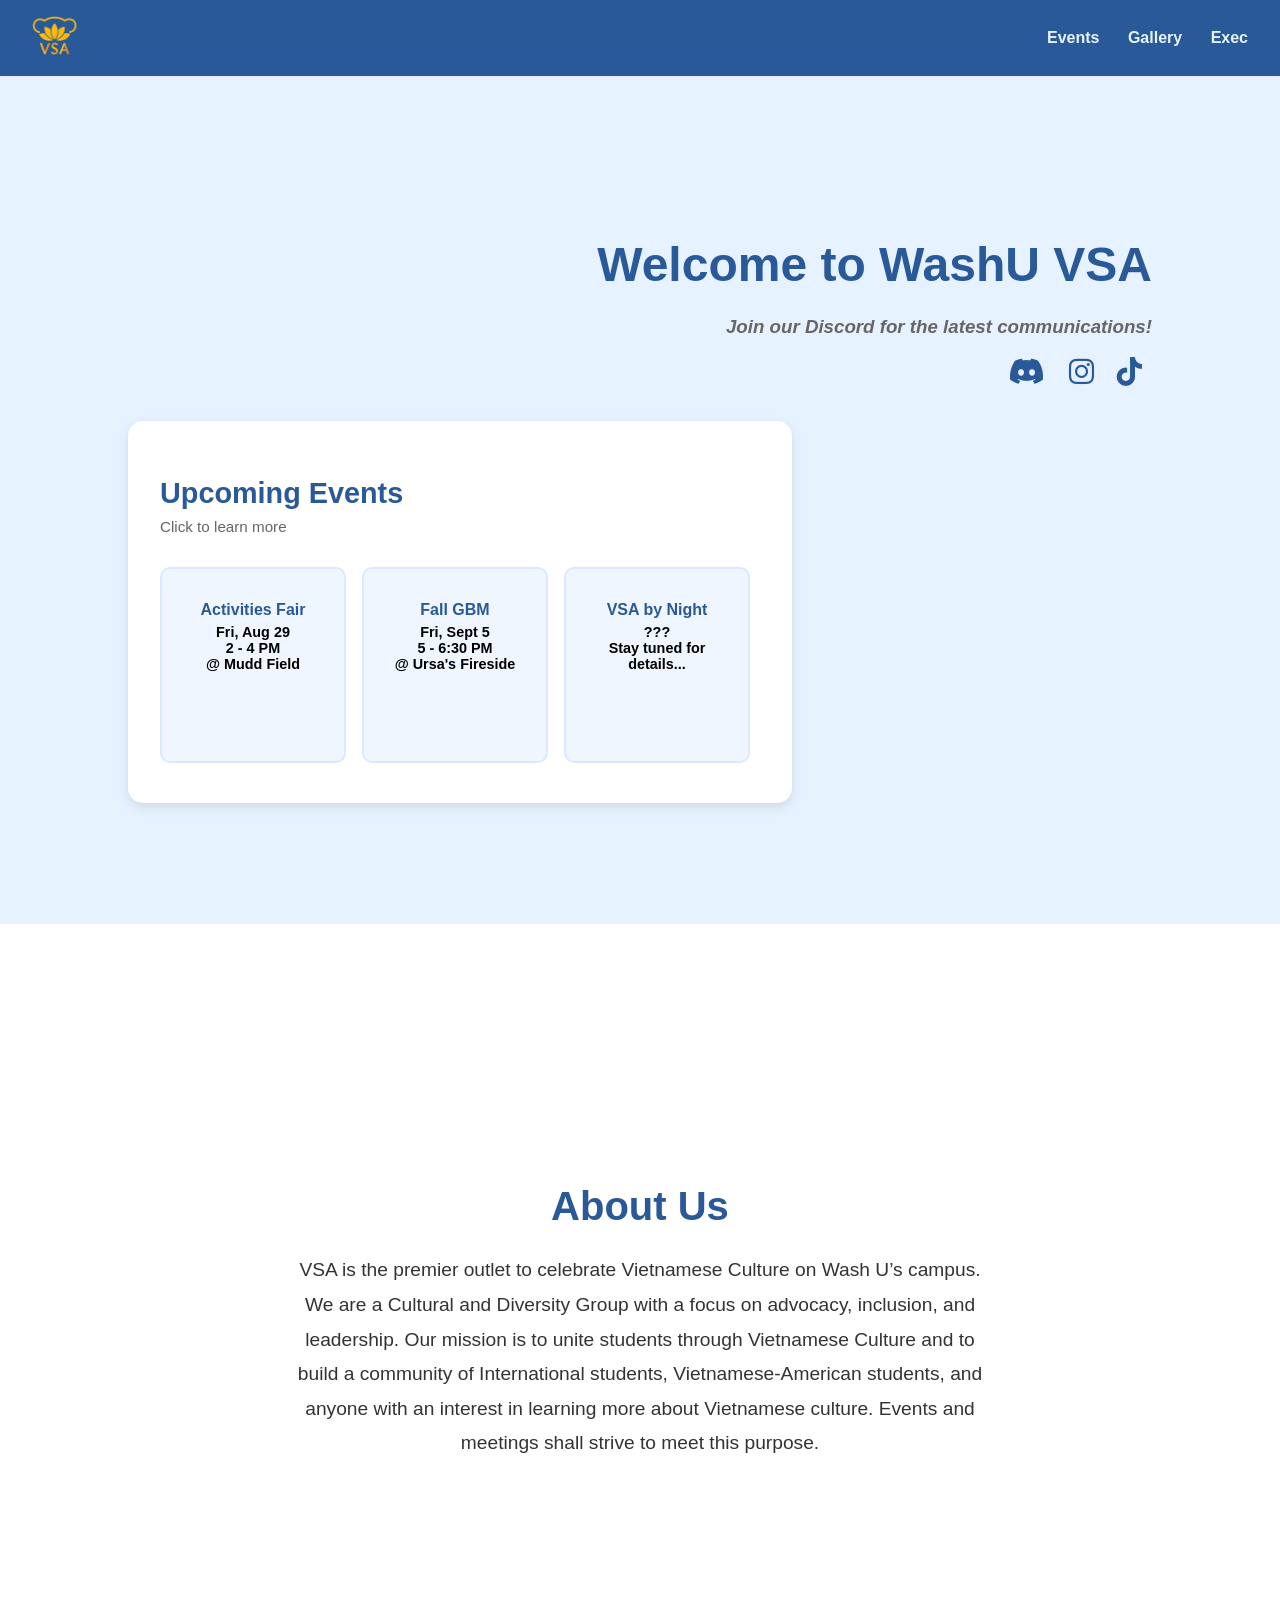
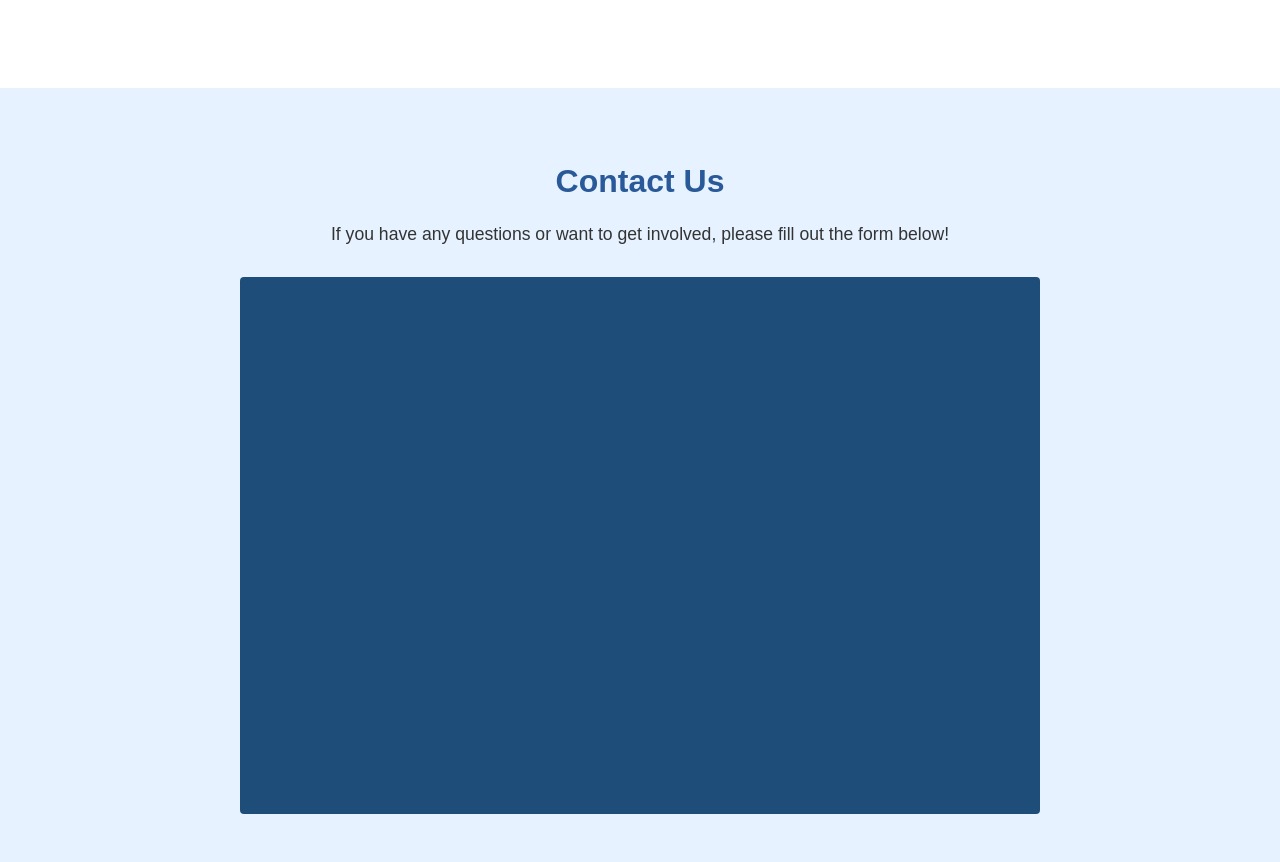
<file: index.html>
<!DOCTYPE html>
<html lang="en">
<head>
  <meta charset="UTF-8">
  <meta name="viewport" content="width=device-width, initial-scale=1.0">
  <title>WashU VSA</title>
  <link rel="stylesheet" href="styles.css">
  <link rel="stylesheet" href="https://cdnjs.cloudflare.com/ajax/libs/font-awesome/6.4.0/css/all.min.css">
  <style>
    html {
      scroll-behavior: smooth;
    }
  </style>
</head>
<body>
  <nav>
    <div class="logo">
      <img src="images/logo.png" alt="WashU VSA Logo">
    </div>
    <div class="nav-links">
      <a href="events.html">Events</a>
      <a href="gallery.html">Gallery</a>
      <a href="exec.html">Exec</a>
    </div>
  </nav>

  <section class="landing">
    <div class="landing-left">
      <h1>Welcome to WashU VSA</h1>
      <h3><i>Join our Discord for the latest communications!</i></h3>
      <div class="social-buttons">
        <a href="https://discord.com/invite/HemFAhNDWm" target="_blank"><i class="fab fa-discord"></i></a>
        <a href="https://www.instagram.com/washuvsa" target="_blank"><i class="fab fa-instagram"></i></a>
        <a href="https://www.tiktok.com" target="_blank"><i class="fab fa-tiktok"></i></a>
      </div>
    </div>

    <div class="landing-right events-preview fade-in event-container">
      <h2>Upcoming Events</h2>
      <p class="click-note">Click to learn more</p>
      <div class="event-scroll">
        <div class="event-card">
          <h3>Activities Fair</h3>
          <p>Fri, Aug 29</p>
          <p>2 - 4 PM</p>
          <p>@ Mudd Field</p>
        </div>
        <div class="event-card">
          <h3>Fall GBM</h3>
          <p>Fri, Sept 5</p>
          <p>5 - 6:30 PM</p>
          <p>@ Ursa's Fireside</p>
        </div>
        <div class="event-card">
          <h3>VSA by Night</h3>
          <p>???</p>
          <p>Stay tuned for details...</p>
        </div>
        <div class="event-card">
          <h3>Hehehe</h3>
          <p>SEPT 13–14</p>
        </div>
      </div>
    </div>
  </section>

  <section id="about" class="about-section fade-in">
    <h2>About Us</h2>
    <p>
    VSA is the premier outlet to celebrate Vietnamese Culture on Wash U’s campus. We are a Cultural and Diversity Group with a focus on advocacy, inclusion, and leadership. Our mission is to unite students through Vietnamese Culture and to build a community of International students, Vietnamese-American students, and anyone with an interest in learning more about Vietnamese culture. Events and meetings shall strive to meet this purpose.</p>
  </section>

  <section id="contact-us" class="contact-section fade-in">
    <h2>Contact Us</h2>
    <p>If you have any questions or want to get involved, please fill out the form below!</p>
    
    <div class="google-form-container">
      <iframe src="https://docs.google.com/forms/d/e/1FAIpQLSdSaD8GSptdPOKimzBHeSPEz1onlGQ_wpQ8hNkKChO6daybhw/viewform?embedded=true" 
        width="640" 
        height="381" 
        frameborder="0" 
        marginheight="0" 
        marginwidth="0"
        allowfullscreen>
        Loading…
      </iframe>
    </div>
  </section>

  <script>
    const faders = document.querySelectorAll('.fade-in');
  
    const appearOptions = {
      threshold: 0.1,
      rootMargin: '0px 0px -50px 0px'
    };
  
    const appearOnScroll = new IntersectionObserver(function(entries, appearOnScroll) {
      entries.forEach(entry => {
        if (!entry.isIntersecting) return;
        entry.target.classList.add('visible');
        appearOnScroll.unobserve(entry.target);
      });
    }, appearOptions);
  
    faders.forEach(fader => {
      appearOnScroll.observe(fader);
    });
  </script>
</body>
</html>
</file>
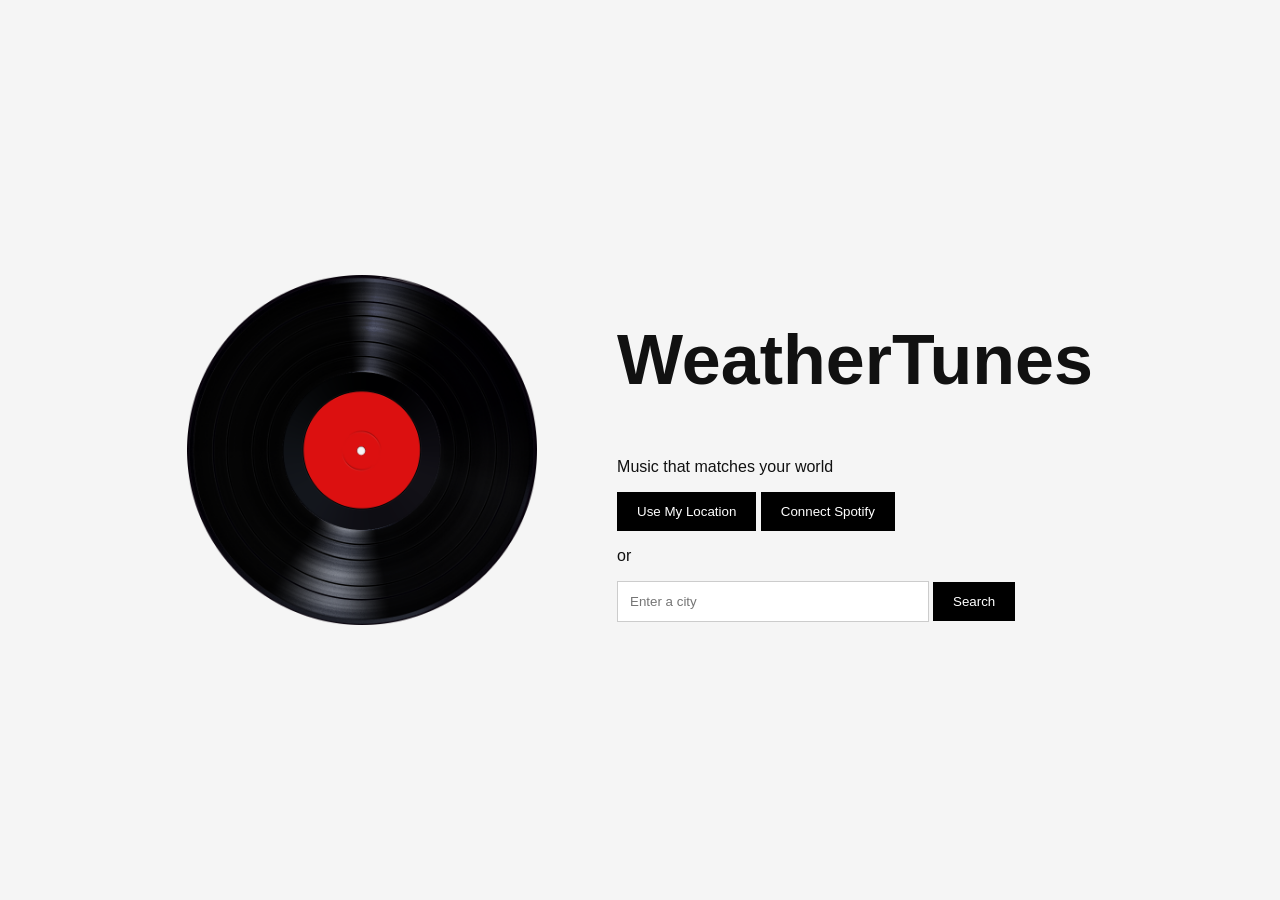
<file: classes/cse204/website2/index.html>
<!DOCTYPE html>
<html lang="en">
<head>
  <meta charset="UTF-8">
  <title>WeatherTunes</title>
  <link rel="stylesheet" href="styles.css">
</head>
<body>

  <!-- LANDING -->
  <section id="landing" class="landing">

    <div class="landing-left">
      <div class="vinyl-wrapper">
        <img class="vinyl" src="images/vinyl.png">
      </div>
    </div>

    <div class="landing-right">
      <h1>WeatherTunes</h1>
      <p>Music that matches your world</p>

      <button id="use-location-btn">Use My Location</button>
      <button id="connect-spotify-btn" type="button">Connect Spotify</button>

      <p>or</p>

      <form id="city-form">
        <input id="city-input" placeholder="Enter a city">
        <button type="submit">Search</button>
      </form>

      <p id="status-message"></p>
    </div>

  </section>

  <!-- RESULTS -->
  <section id="results" class="hidden">
    <h2 class="section-title">recommended tracks</h2>
    <div class="results-actions">
      <button id="shuffle-btn" type="button" class="hidden">Shuffle Again</button>
    </div>
    <div id="songs-grid" class="grid"></div>
  </section>

  <script src="script.js"></script>
</body>
</html>
</file>
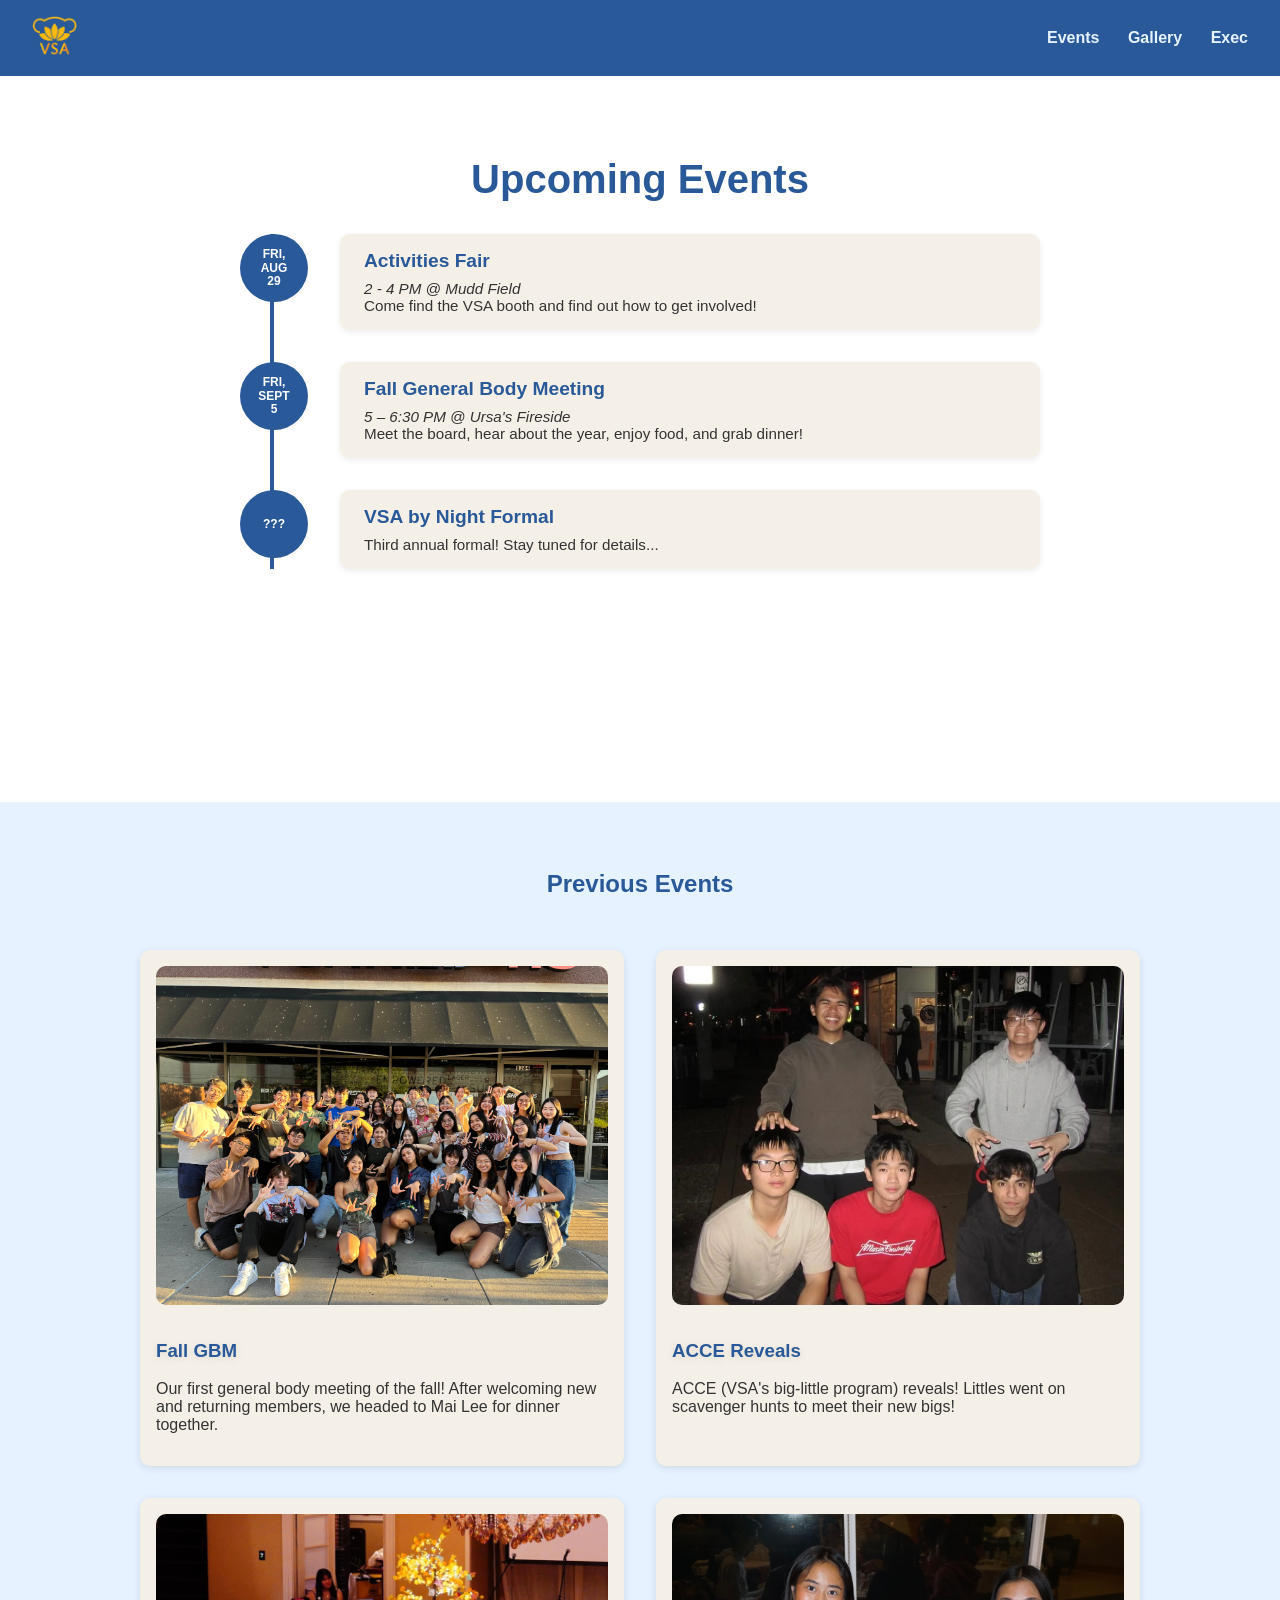
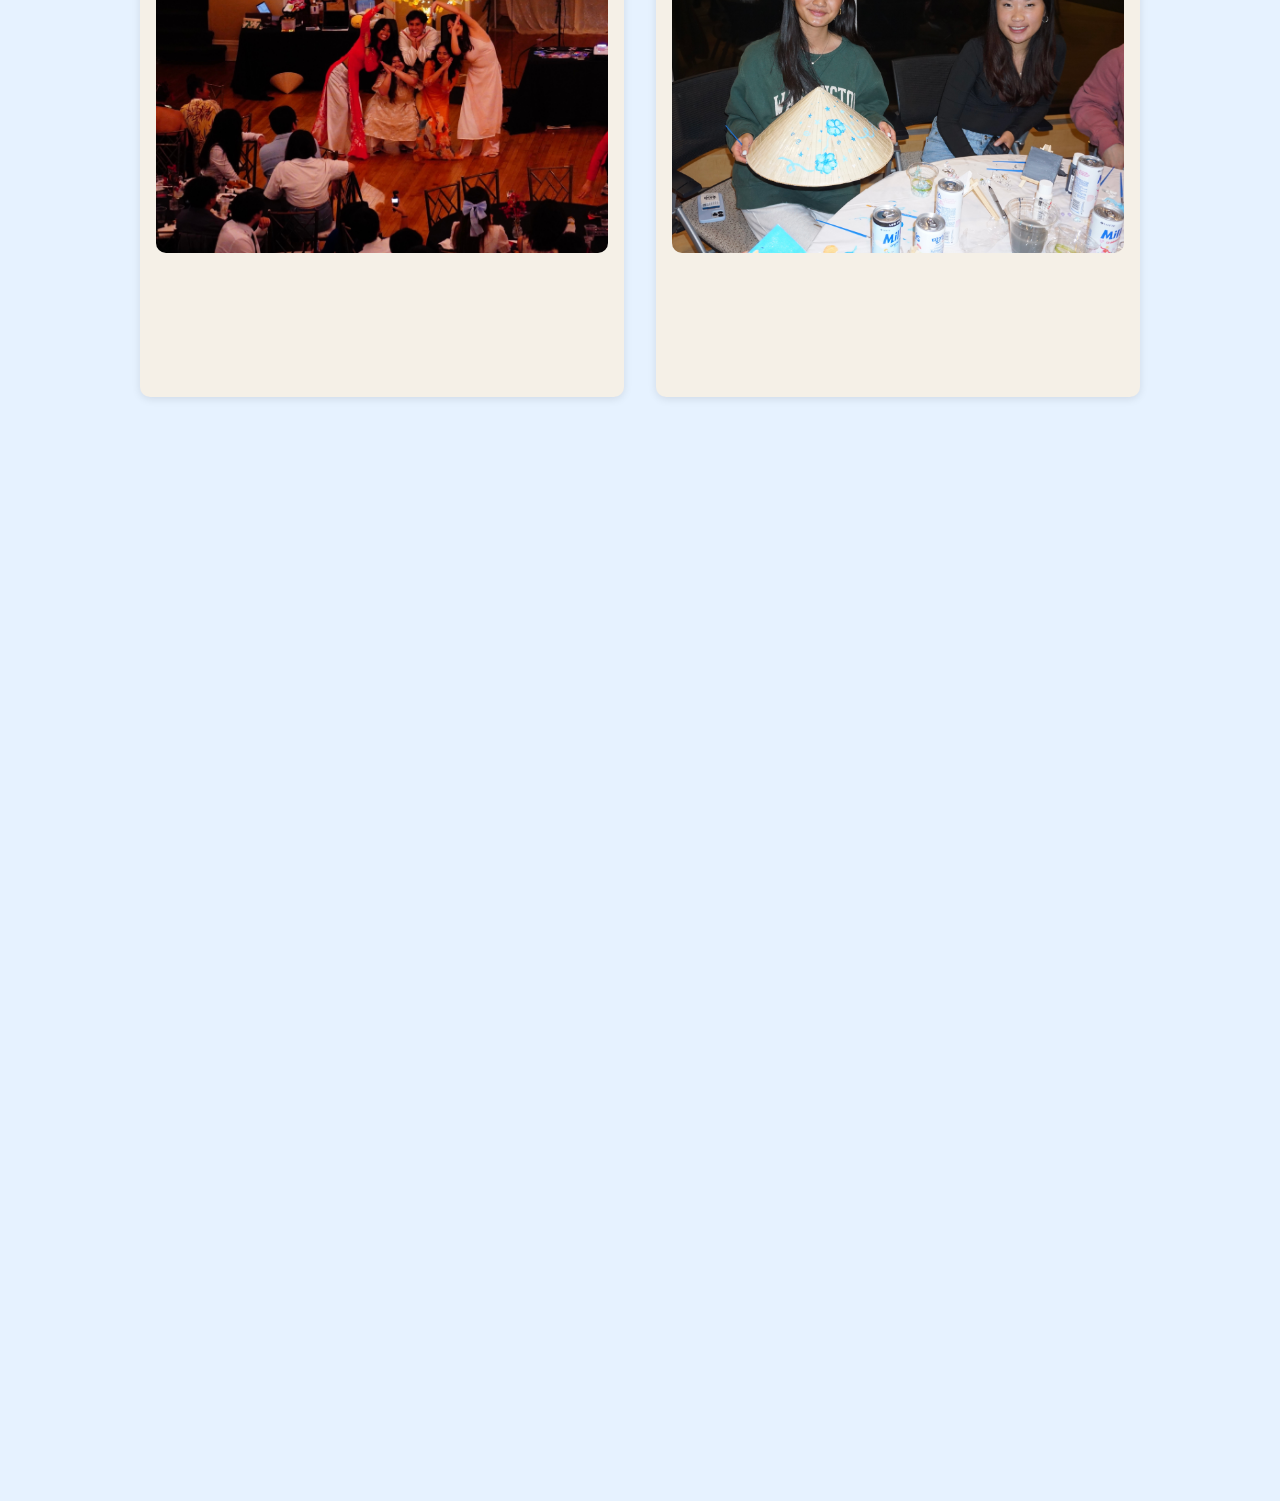
<file: events.html>
<!DOCTYPE html>
<html lang="en">
<head>
  <meta charset="UTF-8">
  <meta name="viewport" content="width=device-width, initial-scale=1.0">
  <title>WashU VSA - Events</title>
  <link rel="stylesheet" href="styles.css">
  <style>
    html {
      scroll-behavior: smooth;
    }
  </style>
</head>
<body>
  <nav>
    <div class="logo">
      <a href="index.html"><img src="images/logo.png" alt="WashU VSA Logo"></a>
    </div>
    <div class="nav-links">
      <a href="events.html">Events</a>
      <a href="index.html#gallery">Gallery</a>
      <a href="index.html#exec">Exec</a>
    </div>
  </nav>

  <section class="timeline" id="events">
    <h2>Upcoming Events</h2>
    <div class="timeline-container fade-in">
      <div class="timeline-item">
        <div class="timeline-dot"><span>FRI,<br>AUG<br>29</span></div>
        <div class="timeline-content">
          <h3>Activities Fair</h3>
          <p><i>2 - 4 PM @ Mudd Field</i><br> Come find the VSA booth and find out how to get involved!</p>
        </div>
      </div>
  
      <div class="timeline-item">
        <div class="timeline-dot"><span>FRI,<br>SEPT<br>5</span></div>
        <div class="timeline-content">
          <h3>Fall General Body Meeting</h3>
          <p><i>5 – 6:30 PM @ Ursa's Fireside</i><br> Meet the board, hear about the year, enjoy food, and grab dinner!</p>
        </div>
      </div>
  
      <div class="timeline-item">
        <div class="timeline-dot"><span>???</span></div>
        <div class="timeline-content">
          <h3>VSA by Night Formal</h3>
          <p>Third annual formal! Stay tuned for details...</p>
        </div>
      </div>

    </div>
  </section>

  <section class="past-events">
    <!-- make all pictures the same size -->
    <h2>Previous Events</h2>
    <div class="event-grid">
    <div class="event-block">
      <img src="images/fall-gbm.JPG" alt="Fall GBM" class="event-image">
      <div class="event-description">
        <h3>Fall GBM</h3>
        <p>Our first general body meeting of the fall! After welcoming new and returning members, we headed to Mai Lee for dinner together.</p>
      </div>
    </div>

    <div class="event-block">
      <img src="images/acce-reveal.jpg" alt="ACCE Reveals" class="event-image">
      <div class="event-description">
        <h3>ACCE Reveals</h3>
        <p>ACCE (VSA's big-little program) reveals! Littles went on scavenger hunts to meet their new bigs!</p>
      </div>
    </div>

    <div class="event-block fade-in">
      <img src="images/vsa-by-night.jpg" alt="VSA By Night" class="event-image fade-in">
      <div class="event-description fade-in">
        <h3>VSA x AMA by Night</h3>
        <p>Our second annual formal and our biggest event of the fall semester!</p>
      </div>
    </div>

    <div class="event-block fade-in">
      <img src="images/hat-painting.jpg" alt="Hat Painting" class="event-image fade-in">
      <div class="event-description fade-in">
        <h3>Hat Painting & Keychain Making</h3>
        <p>Eat some egg rolls and sesame balls while painting a nón lá and making keychains!</p>
      </div>
    </div>

    <div class="event-block fade-in">
      <img src="images/slu-x-vsa.jpg" alt="WASHU x SLU" class="event-image fade-in">
      <div class="event-description fade-in">
        <h3>WashU x SLU VSA Holiday Collab</h3>
        <p>Annual collab with SLU VSA! Gingerbread house competition and more.</p>
      </div>
    </div>

    <div class="event-block fade-in">
      <img src="images/spring-rolls.jpg" alt="Spring Rolls Night" class="event-image fade-in">
      <div class="event-description fade-in">
        <h3>Spring Rolls, Smiskis, & Sonny Angels Night</h3>
        <p>Eat some spring rolls while trading your Smiskis & Sonny's!</p>
      </div>
    </div>

    <div class="event-block fade-in">
      <img src="images/byobm.jpg" alt="Build Your Own Banh Mi" class="event-image fade-in">
      <div class="event-description fade-in">
        <h3>Build Your Own Bánh Mì</h3>
        <p>As explained in the name: build your own bánh mì with ingredients all supplied by VSA!</p>
      </div>
    </div>

    <div class="event-block fade-in">
      <img src="images/pho-night.jpg" alt="Pho Night" class="event-image fade-in">
      <div class="event-description fade-in">
        <h3>Phở Night</h3>
        <p>Our biggest event of the spring semesters! Feeding 300+ people phở ᕦ(ò_óˇ)ᕤ</p>
      </div>
    </div>
    </div>
  </section>

  <script>
    const faders = document.querySelectorAll('.fade-in');
    const appearOptions = {
    threshold: 0.1,
    rootMargin: '0px 0px -50px 0px'
    };

    const appearOnScroll = new IntersectionObserver(function(entries, observer) {
    entries.forEach(entry => {
        if (!entry.isIntersecting) return;
        entry.target.classList.add('visible');
        observer.unobserve(entry.target);
    });
    }, appearOptions);

    faders.forEach(fader => {
    appearOnScroll.observe(fader);
    });
  </script>
</body>
</html>
</file>
<file: styles.css>
body {
  margin: 0;
  font-family: Arial, Helvetica, sans-serif;
  background-color: #e6f2ff;
  color: #333;
  overflow-x: hidden;
}

nav {
  display: flex;
  justify-content: space-between;
  align-items: center;
  padding: 1rem 2rem;
  background-color: #295998;
  box-shadow: 0 2px 4px rgba(0,0,0,0.1);
}

.logo img {
  height: 40px;
}

.nav-links a {
  margin-left: 1.5rem;
  text-decoration: none;
  color: #e6f2ff;
  font-weight: bold;
}

.home {
  text-align: center;
  padding: 4rem 1rem;
}

.home h1 {
  font-size: 2.5rem;
  margin-bottom: 1rem;
  color: #295998;
}

.home p {
  max-width: 600px;
  margin: 0 auto 2rem auto;
  font-size: 1.1rem;
  line-height: 1.6;
}

.social-buttons a {
  font-size: 1.8rem;
  color: #295998;
  margin: 0 0.6rem;
  transition: transform 0.2s ease, color 0.2s ease;
}

.social-buttons a:hover {
  transform: scale(1.2);
  color: #1f4d7a;
}

.landing {
  min-height: 80vh;
  display: flex;
  flex-direction: column;
  justify-content: center;
  align-items: flex-end;
  text-align: right; 
  background-color: #e6f2ff;
  padding: 5% 10%;
}

.landing h1 {
  font-size: 3rem;
  color: #295998;
  margin-bottom: 1.5rem;
}

.landing-right {
  align-self: flex-start;
  text-align: left;
  width: 100%;
  padding-left: 10%;
}

.landing-left h3 {
  padding-top: -10rem;
  color: #666;
}

.event-container {
  background-color: white;
  border-radius: 15px;
  box-shadow: 0 4px 12px rgba(0,0,0,0.1);
  padding: 2rem;
  max-width: 600px;
  width: 100%;
  margin-top: 2rem;
}

.event-container h2 {
  color: #295998;
  font-size: 1.8rem;
  margin-bottom: 0.5rem;
}

.event-container .click-note {
  color: #666;
  font-size: 0.95rem;
  margin-bottom: 1rem;
}

.event-container .event-scroll {
  display: flex;
  gap: 1rem;
  overflow-x: auto;
  scroll-snap-type: x mandatory;
  padding-bottom: 0.5rem;
  scrollbar-width: thin;
  scrollbar-color: #ccc transparent;
}

.event-container .event-scroll::-webkit-scrollbar {
  height: 8px;
}

.event-container .event-scroll::-webkit-scrollbar-thumb {
  background-color: #ccc;
  border-radius: 4px;
}

.event-container .event-card {
  flex: 0 0 auto;
  width: 150px;
  height: 160px;
  background-color: #f0f6ff;
  border: 2px solid #dbe9ff;
  border-radius: 10px;
  padding: 1rem;
  text-align: center;
  scroll-snap-align: start;
  transition: transform 0.3s ease;
  cursor: pointer;
  color: #295998;
}

.event-container .event-card:hover {
  transform: scale(1.05);
  background-color: #e6f2ff;
}

.event-container .event-card h3 {
  font-size: 1rem;
  margin-bottom: 0.3rem;
}

.event-container .event-card p {
  margin: 0;
  font-size: 0.9rem;
  color: black;
}

.landing-events {
  flex: 1 1 400px;
  max-width: 500px;
  width: 100%;
  box-sizing: border-box;
  padding: 0 1rem;
}

.scroll-down {
  text-decoration: none;
  font-size: 1.25rem;
  color: #295998;
  border: 2px solid #295998;
  padding: 0.5rem 1.5rem;
  border-radius: 30px;
  transition: all 0.3s ease;
}

.scroll-down:hover {
  background-color: #295998;
  color: white;
}

.about-section {
  background-color: #ffffff;
  padding: 5rem 2rem;
  display: flex;
  flex-direction: column;
  align-items: center;
  justify-content: center;
  text-align: center;
  min-height: 60vh; /* Optional: Makes section taller for better vertical centering */
}

#about {
  background-color: #ffffff;
  padding: 7rem 2rem;
  text-align: center;
}

#about h2 {
  font-size: 2.5rem;
  margin-bottom: 1.5rem;
  color: #295998;
}

#about p {
  max-width: 700px;
  margin: 0 auto;
  font-size: 1.2rem;
  line-height: 1.8;
  color: #333;
}

.contact-section {
  background-color: #e6f2ff;
  padding: 3rem 1rem;
  text-align: center;
}

.contact-section h2 {
  font-size: 2rem;
  margin-bottom: 1.5rem;
  color: #295998;
}

.contact-section p {
  font-size: 1.1rem;
  margin-bottom: 2rem;
  color: #333;
}

.google-form-container {
  max-width: 100%;
  max-width: 800px;
  margin: 0 auto;
  background-color: #1f4d7a;
  border-radius: 4px;
  aspect-ratio: 3 / 2;
}

.google-form-container iframe{
  width: 100%;
  height: 100%;
  border: none;
}

.fade-in {
  opacity: 0;
  transform: translateY(20px);
  transition: opacity 1s ease-out, transform 1s ease-out;
}

.fade-in.visible {
  opacity: 1;
  transform: translateY(0);
}

.events {
  padding: 3rem 2rem;
  text-align: center;
  background-color: #e6f2ff;
}

.click-note {
  font-size: 0.95rem;
  color: #666;
  margin-top: .5rem;
  margin-bottom: 1rem;
}

.event-scroll {
  display: flex;
  overflow-x: auto;
  gap: 1rem;
  padding: 1rem;
  scroll-snap-type: x mandatory;
  scrollbar-width: thin;
  scrollbar-color: #ccc transparent;
}

.event-scroll::-webkit-scrollbar {
  height: 8px;
}

.event-scroll::-webkit-scrollbar-thumb {
  background-color: #ccc;
  border-radius: 4px;
}

.event-card {
  flex: 0 0 auto;
  width: 180px;
  height: 200px;
  background-color: rgba(255, 255, 255, 0.1);
  backdrop-filter: blur(10px);
  border: 2px solid white;
  border-radius: 12px;
  padding: 1rem;
  text-align: center;
  color: white;
  font-weight: bold;
  scroll-snap-align: start;
  transition: transform 0.3s ease;
  cursor: pointer;
}

.event-card:hover {
  transform: scale(1.05);
}

.event-card h3 {
  font-size: 1.2rem;
  margin-bottom: 0.5rem;
}

.event-card p {
  font-size: 1rem;
  margin: 0;
  color: #fdd835;
}

.past-events {
  padding: 3rem 2rem;
  text-align: center;
  /* color: #295998; */
}

.past-events h2 {
  color: #295998;
}

.events ul {
  list-style-type: none;
  padding: 0;
  font-size: 1.1rem;
}

.event-grid {
  display: grid;
  grid-template-columns: repeat(2, 1fr);
  gap: 2rem;
  max-width: 1000px;
  margin: 0 auto;
  padding: 2rem 1rem;
}

@media (max-width: 768px) {
  .event-grid {
    grid-template-columns: 1fr;
  }
  .landing {
    flex-direction: column;
    align-items: center;
    text-align: center;
    padding: 2rem 1rem;
    gap: 2rem;
  }
  
  .landing-right {
    padding-left: 0;
    text-align: center;
  }

  .event-container {
    max-width: 95%;
    padding: 1.5rem
  }

  .event-container .event-scroll {
    gap: 0.5rem;
  }

  .event-container .event-card {
    flex: 0 0 100%;
    max-width: 280px;
    margin: 0 auto;
  }

  .landing-text {
    font-size: 2.2rem;
    text-align: center;
    flex: 1 1 auto;
  }

  .landing .social-buttons {
    justify-content: center;
  }

  .event-scroll {
    padding: 1rem;
    padding: 0.5rem;
    gap: 0.75rem;
  }

  .event-card {
    width: 150px;
    height: 160px;
    padding: 0.75rem;
  }
}

.event-block {
  background-color: #F5F0E7;
  border-radius: 10px;
  padding: 1rem;
  box-shadow: 0 2px 8px rgba(0,0,0,0.1);
  display: flex;
  flex-direction: column;
  align-items: center;
}

.event-block h3 {
  color: #295998;
  text-shadow: 0 2px 8px rgba(0,0,0,0.1);
} 

.event-image {
  max-width: 100%;
  border-radius: 10px;
  margin-bottom: 1rem;
}

.event-description {
  text-align: left;
}

.timeline {
  padding: 3rem 2rem;
  background-color: #fff;
  text-align: center;
  min-height: 70vh;
  justify-content: center;
}

.timeline h2 {
  font-size: 2.5rem;
  margin-bottom: 2rem;
  color: #295998;
}

.timeline-container {
  position: relative;
  max-width: 800px;
  margin: 0 auto;
}

.timeline-container::before {
  content: '';
  position: absolute;
  left: 30px;
  top: 0;
  bottom: 0;
  width: 4px;
  background-color: #295998;
  z-index: 0;
}

.timeline-item {
  display: flex;
  align-items: flex-start;
  gap: 1rem;
  margin-bottom: 2rem;
  position: relative;
}

.timeline-dot {
  position: relative;
  z-index: 1;
  background-color: #295998;
  color: white;
  border-radius: 50%;
  width: 60px;
  height: 60px;
  font-weight: bold;
  font-size: 0.75rem;
  display: flex;
  align-items: center;
  justify-content: center;
  text-align: center;
  line-height: 1.2;
  flex-shrink: 0;
  margin-right: 1rem;
  padding: 0.25rem;
  overflow: hidden;
}

.timeline-dot span {
  font-size: 0.75rem;
  font-weight: bold;
  line-height: 1.1;
  word-break: break-word;
}

.timeline-content {
  background: #F5F0E7;
  padding: 1rem 1.5rem;
  border-radius: 10px;
  text-align: left;
  flex: 1;
  box-shadow: 0 2px 6px rgba(0, 0, 0, 0.08);
}

.timeline-content h3 {
  margin-top: 0;
  margin-bottom: 0.5rem;
  color: #295998;
  font-size: 1.2rem;
}

.timeline-content p {
  margin: 0;
  color: #333;
  font-size: 0.95rem;
}

.exec-section {
  padding: 3rem 2rem;
  background-color: #e6f2ff;
  text-align: center;
  margin-left: 10%;
}

.exec-section h2 {
  font-size: 2.5rem;
  margin-bottom: 2rem;
  margin-left: 10%;
  color: #295998;
}

.group-photo {
  width: 70%;
  max-width: 1000px;
  height: auto;
  display: block;
  margin: 2rem auto;
  object-fit: contain;
  border-radius: 20px;
}

.exec-grid {
  display: grid;
  grid-template-columns: repeat(auto-fit, minmax(200px, 1fr));
  gap: 2rem;
  max-width: 1200px;
  margin: 0 auto;
}

.exec-card {
  background-color: #fff5cc;
  padding: 1rem;
  border-radius: 10px;
  box-shadow: 0 2px 8px rgba(0, 0, 0, 0.1);
  text-align: center;
  transition: transform 0.3s ease;
}

.exec-card:hover {
  transform: scale(1.05);
}

.exec-card img {
  width: 100%;
  max-width: 150px;
  height: auto;
  border-radius: 50%;
  margin-bottom: 1rem;
}

.exec-card h3 {
  margin: 0.5rem 0 0.25rem;
  font-size: 1.1rem;
  color: #295998;
}

.exec-card p {
  margin: 0;
  font-size: 0.95rem;
  color: #333;
}
</file>
<file: classes/cse204/website2/styles.css>
body {
  margin: 0;
  font-family: Arial, sans-serif;
  background: #f5f5f5;
  color: #111;
}

/* LANDING */
.landing {
  display: flex;
  height: 100vh;
  align-items: center;
  justify-content: center;
  gap: 80px;
}

/* VINYL */
.vinyl-wrapper {
  position: relative;
  width: 350px;
  height: 350px;
}

.vinyl {
  width: 100%;
  animation: spin 10s linear infinite;
}

/* TEXT */
.landing-right h1 {
  font-size: 70px;
  font-weight: 900;
}

button {
  padding: 12px 20px;
  background: black;
  color: white;
  border: none;
  cursor: pointer;
}

input {
  padding: 12px;
  width: 60%;
  border: 1px solid #ccc;
}

/* RESULTS GRID */
.section-title {
  font-size: 40px;
  margin: 30px;
}

.results-actions {
  padding: 0 40px;
}

.grid {
  display: grid;
  grid-template-columns: repeat(4, 1fr);
  gap: 25px;
  padding: 40px;
}

/* FORCE SQUARE */
.img-wrapper {
  width: 100%;
  aspect-ratio: 1 / 1;
  overflow: hidden;
}

.img-wrapper img {
  width: 100%;
  height: 100%;
  object-fit: cover;
}

/* CLEAN TEXT */
.title {
  font-weight: 600;
  margin-top: 8px;
}

.artist {
  color: #777;
  font-size: 12px;
}

.song-card {
  background: white;
  padding: 10px;
  border: 1px solid #ddd;
}

.song-card img {
  width: 100%;
}

.song-card p {
  font-size: 12px;
}

.song-card:hover {
  transform: scale(1.03);
  transition: 0.2s;
}

/* ANIMATION */
@keyframes spin {
  from { transform: rotate(0deg); }
  to { transform: rotate(360deg); }
}

.hidden {
  display: none;
}
</file>
